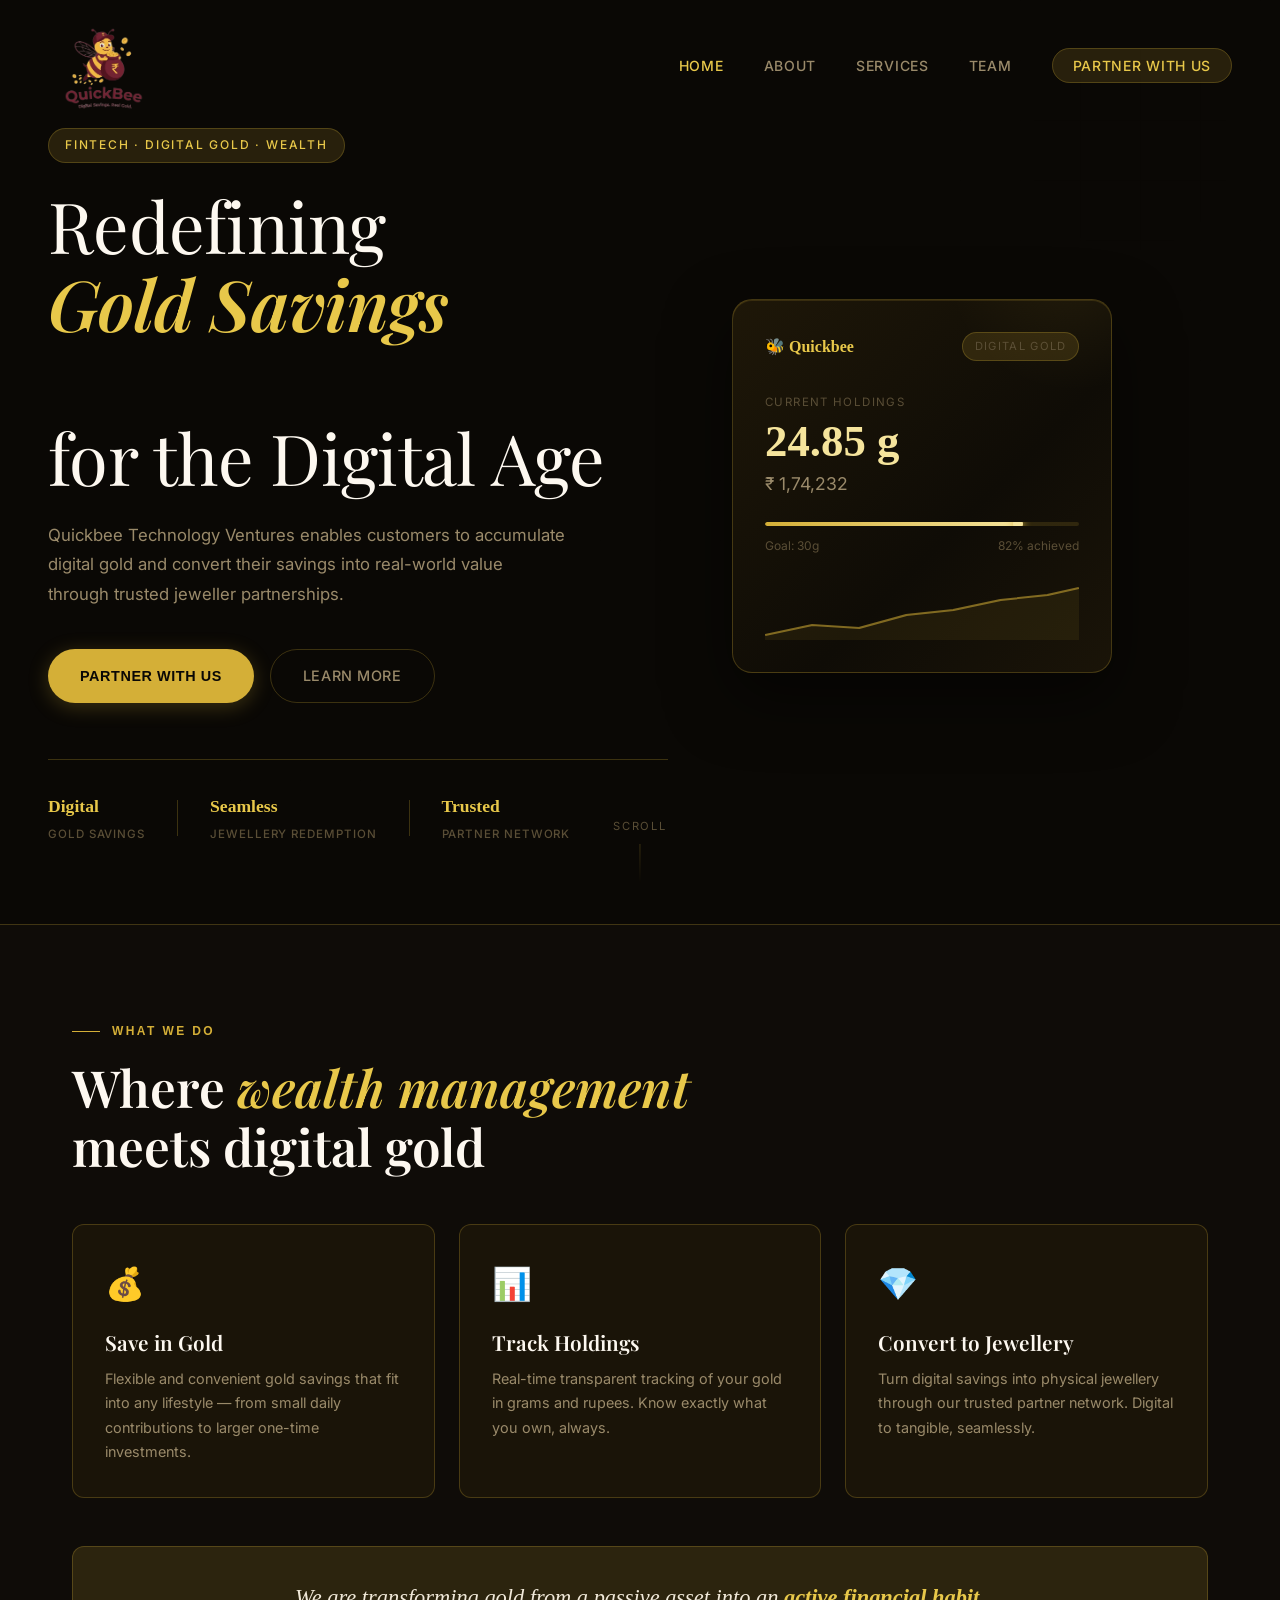
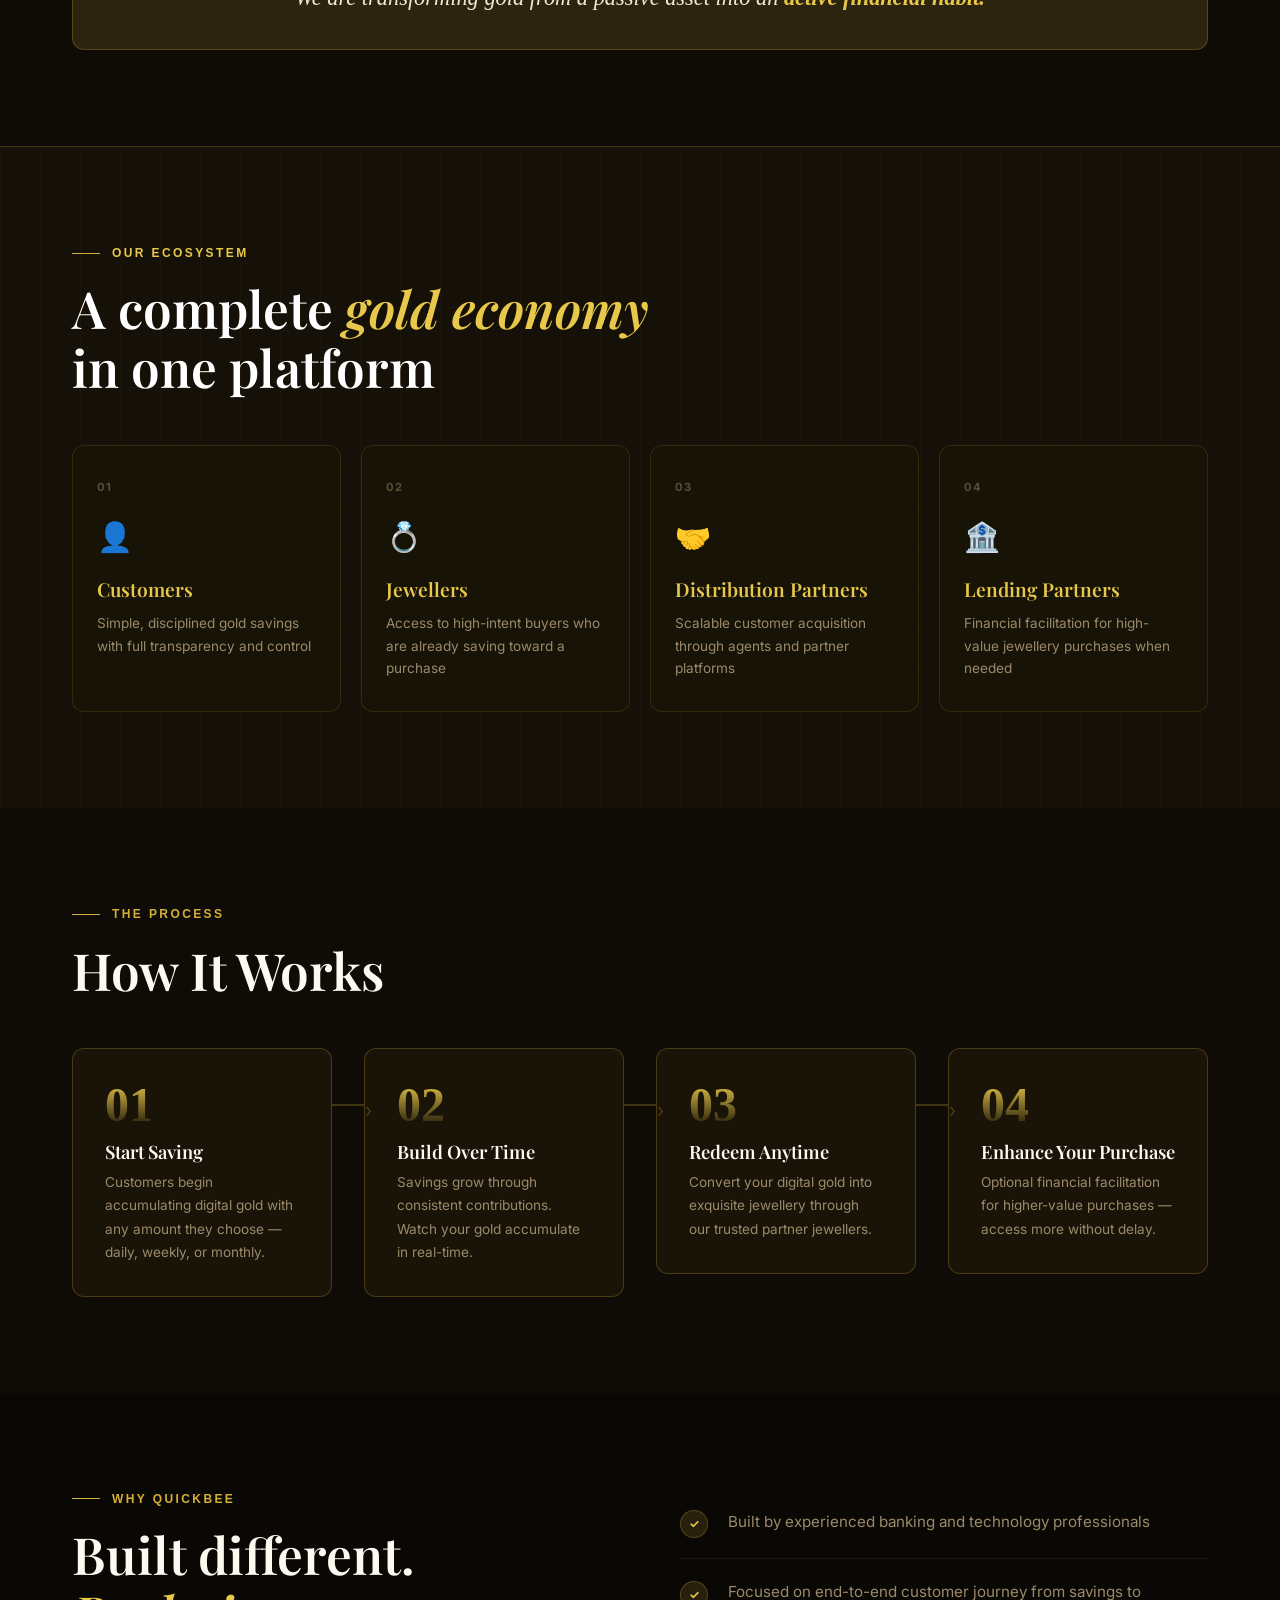
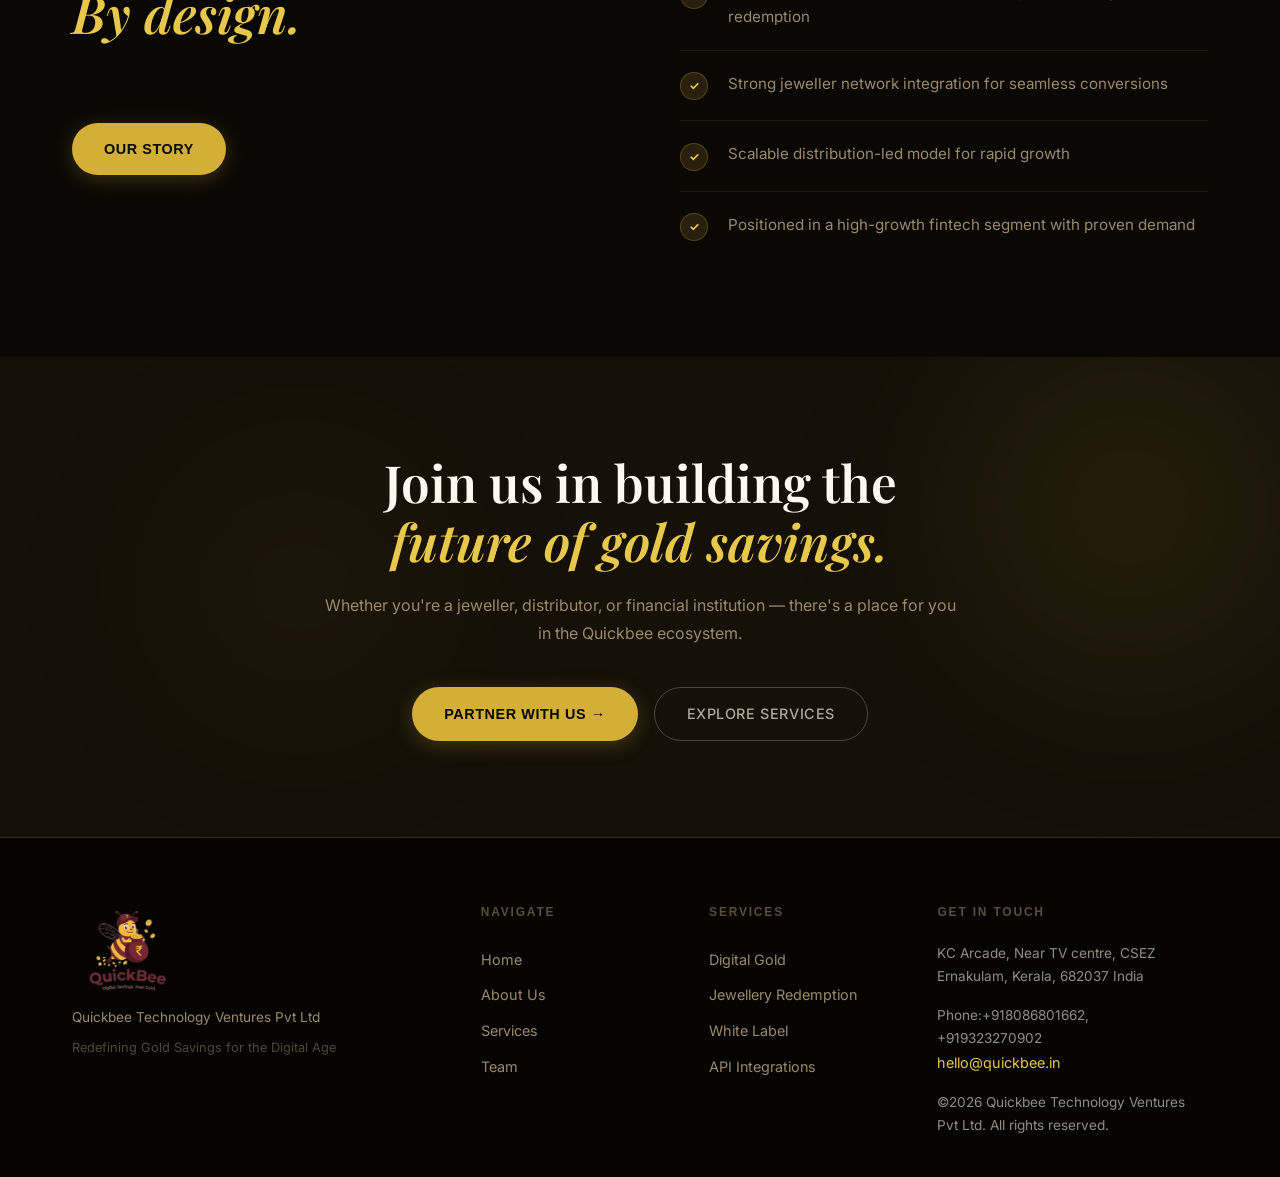
<file: index.html>
<!DOCTYPE html>
<html lang="en">
<head>
  <meta charset="UTF-8" />
  <meta name="viewport" content="width=device-width, initial-scale=1.0" />
  <title>Quickbee — Redefining Gold Savings</title>
  <link rel="stylesheet" href="styles.css" />
<!-- REMOVE the old font link and replace with this -->
<link rel="preconnect" href="https://fonts.googleapis.com">
<link rel="preconnect" href="https://fonts.gstatic.com" crossorigin>
<link href="https://fonts.googleapis.com/css2?family=Playfair+Display:ital,wght@0,400;0,600;0,700;1,400;1,600&family=Inter:wght@300;400;500;600&display=swap" rel="stylesheet"></head>
<body>

<!-- NAV -->
<nav class="nav" id="nav">
  <a href="index.html" class="nav-logo">
  <img src="logo.png" alt="Quickbee" class="nav-logo-img">
</a>
  <ul class="nav-links">
    <li><a href="index.html" class="active">Home</a></li>
    <li><a href="about.html">About</a></li>
    <li><a href="services.html">Services</a></li>
    <li><a href="team.html">Team</a></li>
    <li><a href="#contact" class="nav-cta">Partner With Us</a></li>
  </ul>
  <button class="hamburger" id="hamburger">
    <span></span><span></span><span></span>
  </button>
</nav>

<!-- HERO -->
<section class="hero">
<!-- Find this line -->

<!-- Replace with -->
<div class="hero-bg" style="background: url('https://images.unsplash.com/photo-1610375461246-83df859d849d?w=1800&q=80') center/cover no-repeat fixed; opacity: 0.04; position: fixed; inset: 0; z-index: -2;">    <div class="gold-orb orb1"></div>
    <div class="gold-orb orb2"></div>
    <div class="gold-orb orb3"></div>
    <div class="grid-lines"></div>
  </div>
  <div class="hero-content">
    <div class="hero-badge reveal">Fintech · Digital Gold · Wealth</div>
    <h1 class="hero-title reveal">
      Redefining<br/>
      <em>Gold Savings</em><br/>
      for the Digital Age
    </h1>
    <p class="hero-sub reveal">
      Quickbee Technology Ventures enables customers to accumulate digital gold 
      and convert their savings into real-world value through trusted jeweller partnerships.
    </p>
    <div class="hero-ctas reveal">
      <a href="#contact" class="btn-gold">Partner With Us</a>
      <a href="about.html" class="btn-outline">Learn More</a>
    </div>
    <div class="hero-stats reveal">
      <div class="stat">
        <span class="stat-num">Digital</span>
        <span class="stat-label">Gold Savings</span>
      </div>
      <div class="stat-divider"></div>
      <div class="stat">
        <span class="stat-num">Seamless</span>
        <span class="stat-label">Jewellery Redemption</span>
      </div>
      <div class="stat-divider"></div>
      <div class="stat">
        <span class="stat-num">Trusted</span>
        <span class="stat-label">Partner Network</span>
      </div>
    </div>
  </div>
  <div class="hero-visual reveal">
    <div class="gold-card">
      <div class="gc-header">
        <span class="gc-logo">🐝 Quickbee</span>
        <span class="gc-tag">Digital Gold</span>
      </div>
      <div class="gc-amount">
        <span class="gc-label">Current Holdings</span>
        <span class="gc-value">24.85 g</span>
        <span class="gc-inr">₹ 1,74,232</span>
      </div>
      <div class="gc-bar">
        <div class="gc-progress"></div>
      </div>
      <div class="gc-footer">
        <span>Goal: 30g</span>
        <span>82% achieved</span>
      </div>
      <div class="gc-sparkline">
        <svg viewBox="0 0 200 60" preserveAspectRatio="none">
          <polyline points="0,55 30,45 60,48 90,35 120,30 150,20 180,15 200,8" fill="none" stroke="rgba(212,175,55,0.7)" stroke-width="2"/>
          <polyline points="0,60 0,55 30,45 60,48 90,35 120,30 150,20 180,15 200,8 200,60" fill="rgba(212,175,55,0.1)"/>
        </svg>
      </div>
    </div>
  </div>
  <div class="scroll-hint">
    <span>Scroll</span>
    <div class="scroll-line"></div>
  </div>
</section>

<!-- WHAT WE DO -->
<section class="what-we-do section-pad">
  <div class="container">
    <div class="section-label reveal">What We Do</div>
    <h2 class="section-title reveal">
      Where <em>wealth management</em><br/>meets digital gold
    </h2>
    <div class="wwd-grid">
      <div class="wwd-card reveal" style="--delay:0.1s">
        <div class="wwd-icon">💰</div>
        <h3>Save in Gold</h3>
        <p>Flexible and convenient gold savings that fit into any lifestyle — from small daily contributions to larger one-time investments.</p>
      </div>
      <div class="wwd-card reveal" style="--delay:0.2s">

        <div class="wwd-icon">📊</div>
        <h3>Track Holdings</h3>
        <p>Real-time transparent tracking of your gold in grams and rupees. Know exactly what you own, always.</p>
      </div>
      <div class="wwd-card reveal" style="--delay:0.3s">

        <div class="wwd-icon">💎</div>
        <h3>Convert to Jewellery</h3>
        <p>Turn digital savings into physical jewellery through our trusted partner network. Digital to tangible, seamlessly.</p>
      </div>
    </div>
    <div class="wwd-statement reveal">
      <p>We are transforming gold from a passive asset into an <strong>active financial habit.</strong></p>
    </div>
  </div>
</section>

<!-- ECOSYSTEM -->
<section class="ecosystem">
  <div class="container">
    <div class="section-label reveal" style="color: var(--gold-light)">Our Ecosystem</div>
    <h2 class="section-title reveal" style="color: #fff">
      A complete <em>gold economy</em><br/>in one platform
    </h2>
    <div class="eco-grid">
      <div class="eco-card reveal" style="--delay:0.05s">
        <div class="eco-num">01</div>
        <div class="eco-icon">👤</div>
        <h3>Customers</h3>
        <p>Simple, disciplined gold savings with full transparency and control</p>
      </div>
      <div class="eco-card reveal" style="--delay:0.15s">
        <div class="eco-num">02</div>
        <div class="eco-icon">💍</div>
        <h3>Jewellers</h3>
        <p>Access to high-intent buyers who are already saving toward a purchase</p>
      </div>
      <div class="eco-card reveal" style="--delay:0.25s">
        <div class="eco-num">03</div>
        <div class="eco-icon">🤝</div>
        <h3>Distribution Partners</h3>
        <p>Scalable customer acquisition through agents and partner platforms</p>
      </div>
      <div class="eco-card reveal" style="--delay:0.35s">
        <div class="eco-num">04</div>
        <div class="eco-icon">🏦</div>
        <h3>Lending Partners</h3>
        <p>Financial facilitation for high-value jewellery purchases when needed</p>
      </div>
    </div>
  </div>
</section>

<!-- HOW IT WORKS -->
<section class="how-it-works section-pad">
  <div class="container">
    <div class="section-label reveal">The Process</div>
    <h2 class="section-title reveal">How It Works</h2>
    <div class="steps">
      <div class="step reveal" style="--delay:0.0s">
        <div class="step-num">01</div>
        <div class="step-body">
          <h3>Start Saving</h3>
          <p>Customers begin accumulating digital gold with any amount they choose — daily, weekly, or monthly.</p>
        </div>
      </div>
      <div class="step-connector reveal"></div>
      <div class="step reveal" style="--delay:0.15s">
        <div class="step-num">02</div>
        <div class="step-body">
          <h3>Build Over Time</h3>
          <p>Savings grow through consistent contributions. Watch your gold accumulate in real-time.</p>
        </div>
      </div>
      <div class="step-connector reveal"></div>
      <div class="step reveal" style="--delay:0.3s">
        <div class="step-num">03</div>
        <div class="step-body">
          <h3>Redeem Anytime</h3>
          <p>Convert your digital gold into exquisite jewellery through our trusted partner jewellers.</p>
        </div>
      </div>
      <div class="step-connector reveal"></div>
      <div class="step reveal" style="--delay:0.45s">
        <div class="step-num">04</div>
        <div class="step-body">
          <h3>Enhance Your Purchase</h3>
          <p>Optional financial facilitation for higher-value purchases — access more without delay.</p>
        </div>
      </div>
    </div>
  </div>
</section>

<!-- WHY QUICKBEE -->
<section class="why-section section-pad">
  <div class="container why-container">
    <div class="why-left reveal">
      <div class="section-label">Why Quickbee</div>
      <h2 class="section-title">Built different.<br/><em>By design.</em></h2>
      <a href="about.html" class="btn-gold" style="margin-top:2rem; display:inline-block">Our Story</a>
    </div>
    <div class="why-right">
      <div class="why-item reveal" style="--delay:0.05s">
        <div class="why-check">✓</div>
        <p>Built by experienced banking and technology professionals</p>
      </div>
      <div class="why-item reveal" style="--delay:0.1s">
        <div class="why-check">✓</div>
        <p>Focused on end-to-end customer journey from savings to redemption</p>
      </div>
      <div class="why-item reveal" style="--delay:0.15s">
        <div class="why-check">✓</div>
        <p>Strong jeweller network integration for seamless conversions</p>
      </div>
      <div class="why-item reveal" style="--delay:0.2s">
        <div class="why-check">✓</div>
        <p>Scalable distribution-led model for rapid growth</p>
      </div>
      <div class="why-item reveal" style="--delay:0.25s">
        <div class="why-check">✓</div>
        <p>Positioned in a high-growth fintech segment with proven demand</p>
      </div>
    </div>
  </div>
</section>

<!-- CTA BANNER -->
<section class="cta-banner" id="contact">
  <div class="cta-bg">
    <div class="gold-orb orb1"></div>
    <div class="gold-orb orb2"></div>
  </div>
  <div class="container cta-content">
    <h2 class="reveal">Join us in building the<br/><em>future of gold savings.</em></h2>
    <p class="reveal">Whether you're a jeweller, distributor, or financial institution — there's a place for you in the Quickbee ecosystem.</p>
    <div class="cta-actions reveal">
      <a href="mailto:hello@quickbee.in" class="btn-gold">Partner With Us →</a>
      <a href="services.html" class="btn-outline-light">Explore Services</a>
    </div>
  </div>
</section>

<!-- FOOTER -->
<footer class="footer">
  <div class="container footer-grid">
    <div class="footer-brand">
       <a href="index.html" class="nav-logo">
  <img src="logo.png" alt="Quickbee" class="nav-logo-img">
</a>
      <p>Quickbee Technology Ventures Pvt Ltd</p>
      <p style="margin-top:0.5rem; font-size:0.8rem; opacity:0.5">Redefining Gold Savings for the Digital Age</p>
    </div>
    <div class="footer-links">
      <h4>Navigate</h4>
      <a href="index.html">Home</a>
      <a href="about.html">About Us</a>
      <a href="services.html">Services</a>
      <a href="team.html">Team</a>
    </div>
    <div class="footer-links">
      <h4>Services</h4>
      <a href="services.html">Digital Gold</a>
      <a href="services.html">Jewellery Redemption</a>
      <a href="services.html">White Label</a>
      <a href="services.html">API Integrations</a>
    </div>
    <div class="footer-contact">
      <h4>Get In Touch</h4>
	        <p style="margin-top:1rem; font-size:0.85rem; opacity:0.6">KC Arcade, Near TV centre, CSEZ
Ernakulam, Kerala, 682037
India
</p>
<p style="margin-top:1rem; font-size:0.85rem; opacity:0.6">Phone:+918086801662, <br>
        +919323270902

</p>
      <a href="mailto:hello@quickbee.in">hello@quickbee.in</a>
      <p style="margin-top:1rem; font-size:0.85rem; opacity:0.6">©2026 Quickbee Technology Ventures Pvt Ltd. All rights reserved.</p>
    </div>
  </div>
</footer>

<script src="main.js"></script>
</body>
</html>
</file>
<file: styles.css>
/* ============================================================
   QUICKBEE — STYLES.CSS
   Rich dark luxury + gold aesthetic
   ============================================================ */

/* --- TOKENS --- */
:root {
  --bg: #0a0805;
  --bg2: #0f0c08;
  --bg3: #151008;
  --surface: #1a1408;
  --surface2: #221c0c;
  --gold: #d4af37;
  --gold-light: #e8c84a;
  --gold-pale: #f5e49c;
  --gold-dim: rgba(212,175,55,0.15);
  --gold-border: rgba(212,175,55,0.25);
  --text: #f0e8d8;
  --text-muted: #9a8a6a;
  --text-dim: #5a4e36;
  --white: #fdf8f0;
  --radius: 12px;
  --radius-lg: 20px;
  --transition: 0.35s cubic-bezier(.25,.46,.45,.94);
}

/* --- RESET & BASE --- */
*, *::before, *::after { box-sizing: border-box; margin: 0; padding: 0; }

html { scroll-behavior: smooth; font-size: 16px; }

body {
  background: var(--bg);
  color: var(--text);
 font-family: 'Inter', sans-serif;
  font-weight: 400;
  line-height: 1.7;
  overflow-x: hidden;
}

img { max-width: 100%; display: block; }
a { text-decoration: none; color: inherit; }

h1, h2, h3 {
  font-family: 'Playfair Display', serif;
  line-height: 1.15;
  font-weight: 600;
}

em { font-style: italic; color: var(--gold-light); }

.container {
  max-width: 1200px;
  margin: 0 auto;
  padding: 0 2rem;
}
.hero::before {
  content: '';
  position: fixed;
  inset: 0;
  background: url('https://images.unsplash.com/photo-1610375461246-83df859d849d?w=1800&q=80') center/cover no-repeat;
  opacity: 0.08;
  z-index: -2;
  pointer-events: none;
}
/* Service block hero images */
.service-block { position: relative; overflow: hidden; }

.sb-img {
  width: 100%;
  height: 200px;
  object-fit: cover;
  border-radius: var(--radius);
  margin-bottom: 1.5rem;
  opacity: 0.75;
  transition: opacity 0.3s ease, transform 0.4s ease;
}
.service-block:hover .sb-img {
  opacity: 0.9;
  transform: scale(1.02);
}
.section-pad { padding: 6rem 0; }

/* --- NAV --- */
.nav {
  position: fixed;
  top: 0; left: 0; right: 0;
  z-index: 100;
  display: flex;
  align-items: center;
  justify-content: space-between;
  padding: 1.25rem 3rem;
  background: rgba(10,8,5,0);
  border-bottom: 1px solid transparent;
  transition: var(--transition);
}

.nav.scrolled {
  background: rgba(10,8,5,0.95);
  border-bottom-color: var(--gold-border);
  backdrop-filter: blur(12px);
  padding: 0.9rem 3rem;
}
.nav-logo-img {
  height: 92px;        /* increase from 40px */
  width: auto;
  max-width: 200px;
  object-fit: contain;
    mix-blend-mode: screen;  /* removes white background */

}

.nav.scrolled .nav-logo-img {
  height: 72px;        /* slightly smaller when scrolled */
  transition: height 0.35s ease;
}
.nav-logo {
  display: flex;
  align-items: center;
  gap: 0.5rem;
  font-family: 'Cormorant Garamond', serif;
  font-size: 1.6rem;
  font-weight: 700;
  color: var(--gold-light);
  letter-spacing: 0.02em;
}

.logo-icon { font-size: 1.4rem; }

.nav-links {
  display: flex;
  align-items: center;
  gap: 2.5rem;
  list-style: none;
}

.nav-links a {
  font-size: 0.875rem;
  font-weight: 500;
  letter-spacing: 0.05em;
  text-transform: uppercase;
  color: var(--text-muted);
  transition: color var(--transition);
}

.nav-links a:hover,
.nav-links a.active { color: var(--gold-light); }

.nav-cta {
  background: var(--gold-dim) !important;
  color: var(--gold-light) !important;
  border: 1px solid var(--gold-border) !important;
  padding: 0.5rem 1.25rem !important;
  border-radius: 50px !important;
  transition: background var(--transition), color var(--transition) !important;
}

.nav-cta:hover {
  background: var(--gold) !important;
  color: var(--bg) !important;
}

.hamburger {
  display: none;
  flex-direction: column;
  gap: 5px;
  background: none;
  border: none;
  cursor: pointer;
  padding: 4px;
}
.hamburger span {
  display: block;
  width: 24px;
  height: 2px;
  background: var(--gold-light);
  border-radius: 2px;
  transition: var(--transition);
}

/* --- BUTTONS --- */
.btn-gold {
  display: inline-flex;
  align-items: center;
  gap: 0.5rem;
  background: var(--gold);
  color: #0a0805;
  font-family: 'DM Sans', sans-serif;
  font-size: 0.9rem;
  font-weight: 600;
  letter-spacing: 0.04em;
  text-transform: uppercase;
  padding: 0.85rem 2rem;
  border-radius: 50px;
  border: none;
  cursor: pointer;
  transition: background var(--transition), transform 0.2s, box-shadow var(--transition);
  box-shadow: 0 4px 20px rgba(212,175,55,0.25);
}
.btn-gold:hover {
  background: var(--gold-light);
  transform: translateY(-2px);
  box-shadow: 0 8px 32px rgba(212,175,55,0.4);
}

.btn-outline {
  display: inline-flex;
  align-items: center;
  background: transparent;
  color: var(--text-muted);
  font-size: 0.9rem;
  font-weight: 500;
  letter-spacing: 0.04em;
  text-transform: uppercase;
  padding: 0.85rem 2rem;
  border-radius: 50px;
  border: 1px solid var(--gold-border);
  cursor: pointer;
  transition: var(--transition);
}
.btn-outline:hover { color: var(--gold-light); border-color: var(--gold-light); }

.btn-outline-light {
  display: inline-flex;
  align-items: center;
  background: transparent;
  color: rgba(240,232,216,0.7);
  font-size: 0.9rem;
  font-weight: 500;
  letter-spacing: 0.04em;
  text-transform: uppercase;
  padding: 0.85rem 2rem;
  border-radius: 50px;
  border: 1px solid rgba(240,232,216,0.25);
  cursor: pointer;
  transition: var(--transition);
}
.btn-outline-light:hover { color: var(--white); border-color: rgba(240,232,216,0.6); }

/* --- REVEAL ANIMATION --- */
.reveal {
  opacity: 0;
  transform: translateY(28px);
  transition: opacity 0.7s cubic-bezier(.25,.46,.45,.94), transform 0.7s cubic-bezier(.25,.46,.45,.94);
  transition-delay: var(--delay, 0s);
}
.reveal.in-view {
  opacity: 1;
  transform: none;
}

/* --- SECTION LABELS --- */
.section-label {
  font-family: 'DM Sans', sans-serif;
  font-size: 0.75rem;
  font-weight: 600;
  letter-spacing: 0.2em;
  text-transform: uppercase;
  color: var(--gold);
  margin-bottom: 1rem;
  display: flex;
  align-items: center;
  gap: 0.75rem;
}
.section-label::before {
  content: '';
  display: inline-block;
  width: 28px;
  height: 1px;
  background: var(--gold);
}

.section-title {
  font-size: clamp(2rem, 4vw, 3.2rem);
  font-weight: 600;
  line-height: 1.15;
  color: var(--white);
  margin-bottom: 3rem;
}

/* ============================================================
   HERO
   ============================================================ */
.hero {
  min-height: 100vh;
  display: flex;
  align-items: center;
  position: relative;
  overflow: hidden;
  padding: 8rem 3rem 5rem;
  gap: 4rem;
  max-width: 1400px;
  margin: 0 auto;
}

.hero-bg {
  position: fixed;
  inset: 0;
  z-index: -1;
  pointer-events: none;
}

/* Background grid pattern */
.grid-lines {
  position: absolute;
  inset: 0;
  background-image:
    linear-gradient(rgba(212,175,55,0.04) 1px, transparent 1px),
    linear-gradient(90deg, rgba(212,175,55,0.04) 1px, transparent 1px);
  background-size: 60px 60px;
}

.gold-orb {
  position: absolute;
  border-radius: 50%;
  filter: blur(80px);
  pointer-events: none;
}

.orb1 {
  width: 500px;
  height: 500px;
  background: radial-gradient(circle, rgba(212,175,55,0.12) 0%, transparent 70%);
  top: -100px;
  right: -100px;
}

.orb2 {
  width: 400px;
  height: 400px;
  background: radial-gradient(circle, rgba(180,120,20,0.08) 0%, transparent 70%);
  bottom: 50px;
  left: 100px;
}

.orb3 {
  width: 300px;
  height: 300px;
  background: radial-gradient(circle, rgba(212,175,55,0.06) 0%, transparent 70%);
  top: 40%;
  left: 40%;
}

.hero-content {
  flex: 1;
  max-width: 620px;
  z-index: 1;
}

.hero-badge {
  display: inline-flex;
  align-items: center;
  gap: 0.5rem;
  font-size: 0.75rem;
  font-weight: 500;
  letter-spacing: 0.15em;
  text-transform: uppercase;
  color: var(--gold-light);
  background: var(--gold-dim);
  border: 1px solid var(--gold-border);
  padding: 0.4rem 1rem;
  border-radius: 50px;
  margin-bottom: 1.5rem;
}

.hero-title {
  font-size: clamp(2.8rem, 5.5vw, 5rem);
  font-weight: 300;
  line-height: 1.1;
  color: var(--white);
  margin-bottom: 1.5rem;
  letter-spacing: -0.01em;
}

.hero-title em {
  font-weight: 600;
  color: var(--gold-light);
  display: block;
}

.hero-sub {
  font-size: 1.05rem;
  color: var(--text-muted);
  line-height: 1.75;
  margin-bottom: 2.5rem;
  max-width: 520px;
}

.hero-ctas {
  display: flex;
  gap: 1rem;
  flex-wrap: wrap;
  margin-bottom: 3.5rem;
}

.hero-stats {
  display: flex;
  align-items: center;
  gap: 2rem;
  padding-top: 2rem;
  border-top: 1px solid var(--gold-border);
}

.stat { display: flex; flex-direction: column; gap: 0.2rem; }
.stat-num {
  font-family: 'Cormorant Garamond', serif;
  font-size: 1.1rem;
  font-weight: 700;
  color: var(--gold-light);
}
.stat-label {
  font-size: 0.72rem;
  font-weight: 500;
  letter-spacing: 0.08em;
  text-transform: uppercase;
  color: var(--text-dim);
}
.stat-divider {
  width: 1px;
  height: 36px;
  background: var(--gold-border);
}

/* GOLD CARD */
.hero-visual {
  flex: 0 0 380px;
  z-index: 1;
}

.gold-card {
  background: linear-gradient(135deg, #1e1708 0%, #0f0c06 60%, #1a1408 100%);
  border: 1px solid var(--gold-border);
  border-radius: var(--radius-lg);
  padding: 2rem;
  box-shadow:
    0 24px 64px rgba(0,0,0,0.5),
    inset 0 1px 0 rgba(212,175,55,0.15);
  position: relative;
  overflow: hidden;
}

.gold-card::before {
  content: '';
  position: absolute;
  top: -50%;
  right: -30%;
  width: 300px;
  height: 300px;
  background: radial-gradient(circle, rgba(212,175,55,0.08) 0%, transparent 60%);
  pointer-events: none;
}

.gc-header {
  display: flex;
  justify-content: space-between;
  align-items: center;
  margin-bottom: 2rem;
}
.gc-logo {
  font-family: 'Cormorant Garamond', serif;
  font-size: 1rem;
  color: var(--gold-light);
  font-weight: 600;
}
.gc-tag {
  font-size: 0.7rem;
  letter-spacing: 0.12em;
  text-transform: uppercase;
  color: var(--text-dim);
  background: var(--gold-dim);
  padding: 0.25rem 0.7rem;
  border-radius: 20px;
  border: 1px solid var(--gold-border);
}

.gc-amount { margin-bottom: 1.5rem; }
.gc-label {
  display: block;
  font-size: 0.72rem;
  text-transform: uppercase;
  letter-spacing: 0.12em;
  color: var(--text-dim);
  margin-bottom: 0.4rem;
}
.gc-value {
  display: block;
  font-family: 'Cormorant Garamond', serif;
  font-size: 2.8rem;
  font-weight: 700;
  color: var(--gold-pale);
  line-height: 1;
  margin-bottom: 0.3rem;
}
.gc-inr {
  display: block;
  font-size: 1.1rem;
  color: var(--text-muted);
  font-weight: 400;
}

.gc-bar {
  height: 4px;
  background: rgba(212,175,55,0.15);
  border-radius: 2px;
  margin-bottom: 0.6rem;
  overflow: hidden;
}
.gc-progress {
  height: 100%;
  width: 82%;
  background: linear-gradient(90deg, var(--gold) 0%, var(--gold-pale) 100%);
  border-radius: 2px;
  position: relative;
}
.gc-progress::after {
  content: '';
  position: absolute;
  right: -1px;
  top: -3px;
  width: 10px;
  height: 10px;
  background: var(--gold-pale);
  border-radius: 50%;
  box-shadow: 0 0 8px var(--gold);
}

.gc-footer {
  display: flex;
  justify-content: space-between;
  font-size: 0.75rem;
  color: var(--text-dim);
  margin-bottom: 1.5rem;
}

.gc-sparkline {
  height: 60px;
  opacity: 0.8;
}
.gc-sparkline svg { width: 100%; height: 100%; }

/* SCROLL HINT */
.scroll-hint {
  position: absolute;
  bottom: 2.5rem;
  left: 50%;
  transform: translateX(-50%);
  display: flex;
  flex-direction: column;
  align-items: center;
  gap: 0.5rem;
  color: var(--text-dim);
  font-size: 0.7rem;
  letter-spacing: 0.15em;
  text-transform: uppercase;
  animation: float 2.5s ease-in-out infinite;
}
.scroll-line {
  width: 1px;
  height: 40px;
  background: linear-gradient(to bottom, var(--gold-border), transparent);
}

@keyframes float {
  0%, 100% { transform: translateX(-50%) translateY(0); }
  50% { transform: translateX(-50%) translateY(6px); }
}

/* ============================================================
   WHAT WE DO
   ============================================================ */
.what-we-do {
  background: var(--bg2);
  border-top: 1px solid var(--gold-border);
  border-bottom: 1px solid var(--gold-border);
}

.wwd-grid {
  display: grid;
  grid-template-columns: repeat(3, 1fr);
  gap: 1.5rem;
  margin-bottom: 3rem;
}

.wwd-card {
  background: var(--surface);
  border: 1px solid var(--gold-border);
  border-radius: var(--radius);
  padding: 2rem;
  transition: transform var(--transition), border-color var(--transition), box-shadow var(--transition);
  transition-delay: var(--delay, 0s);
}
.wwd-card:hover {
  transform: translateY(-4px);
  border-color: var(--gold);
  box-shadow: 0 12px 40px rgba(212,175,55,0.12);
}

.wwd-icon {
  font-size: 2rem;
  margin-bottom: 1.25rem;
}

.wwd-card h3 {
  font-size: 1.3rem;
  font-weight: 600;
  color: var(--white);
  margin-bottom: 0.75rem;
}
.wwd-card p { font-size: 0.9rem; color: var(--text-muted); line-height: 1.7; }

.wwd-statement {
  text-align: center;
  padding: 2rem;
  border: 1px solid var(--gold-border);
  border-radius: var(--radius);
  background: var(--gold-dim);
}
.wwd-statement p {
  font-family: 'Cormorant Garamond', serif;
  font-size: 1.4rem;
  color: var(--text);
  font-style: italic;
}
.wwd-statement strong { color: var(--gold-light); font-weight: 700; }

/* ============================================================
   ECOSYSTEM
   ============================================================ */
.ecosystem {
  background: var(--bg3);
  padding: 6rem 0;
  position: relative;
  overflow: hidden;
}

.ecosystem::before {
  content: '';
  position: absolute;
  inset: 0;
  background-image:
    linear-gradient(rgba(212,175,55,0.03) 1px, transparent 1px),
    linear-gradient(90deg, rgba(212,175,55,0.03) 1px, transparent 1px);
  background-size: 40px 40px;
}

.eco-grid {
  display: grid;
  grid-template-columns: repeat(4, 1fr);
  gap: 1.25rem;
}

.eco-card {
  position: relative;
  background: rgba(26,20,8,0.8);
  border: 1px solid rgba(212,175,55,0.15);
  border-radius: var(--radius);
  padding: 2rem 1.5rem;
  transition: all var(--transition);
  transition-delay: var(--delay, 0s);
  backdrop-filter: blur(4px);
}
.eco-card:hover {
  border-color: var(--gold);
  background: rgba(34,28,12,0.9);
  transform: translateY(-4px);
}

.eco-num {
  font-size: 0.7rem;
  font-weight: 700;
  letter-spacing: 0.12em;
  color: var(--text-dim);
  margin-bottom: 1rem;
}
.eco-icon { font-size: 1.8rem; margin-bottom: 1rem; }

.eco-card h3 {
  font-size: 1.2rem;
  color: var(--gold-light);
  margin-bottom: 0.75rem;
}
.eco-card p { font-size: 0.85rem; color: var(--text-muted); line-height: 1.65; }

/* ============================================================
   HOW IT WORKS
   ============================================================ */
.how-it-works { background: var(--bg2); }

.steps {
  display: flex;
  align-items: flex-start;
  gap: 0;
}

.step {
  flex: 1;
  padding: 2rem;
  background: var(--surface);
  border: 1px solid var(--gold-border);
  border-radius: var(--radius);
  transition: all var(--transition);
  transition-delay: var(--delay, 0s);
}
.step:hover {
  border-color: var(--gold);
  box-shadow: 0 8px 32px rgba(212,175,55,0.1);
  transform: translateY(-4px);
}

.step-num {
  font-family: 'Cormorant Garamond', serif;
  font-size: 3rem;
  font-weight: 700;
  color: var(--gold-dim);
  line-height: 1;
  margin-bottom: 0.75rem;
  background: linear-gradient(to bottom, var(--gold-light), transparent);
  -webkit-background-clip: text;
  -webkit-text-fill-color: transparent;
  background-clip: text;
}

.step h3 {
  font-size: 1.15rem;
  color: var(--white);
  margin-bottom: 0.6rem;
}
.step p { font-size: 0.85rem; color: var(--text-muted); }

.step-connector {
  flex: 0 0 32px;
  height: 2px;
  background: var(--gold-border);
  margin-top: 3.5rem;
  position: relative;
  transition: background var(--transition);
}
.step-connector::after {
  content: '›';
  position: absolute;
  right: -8px;
  top: -10px;
  font-size: 1.2rem;
  color: var(--gold-border);
}

/* ============================================================
   WHY QUICKBEE
   ============================================================ */
.why-section { background: var(--bg); }

.why-container {
  display: grid;
  grid-template-columns: 1fr 1fr;
  gap: 5rem;
  align-items: start;
}

.why-right { display: flex; flex-direction: column; gap: 0; }

.why-item {
  display: flex;
  align-items: flex-start;
  gap: 1.25rem;
  padding: 1.25rem 0;
  border-bottom: 1px solid rgba(212,175,55,0.1);
  transition: padding-left var(--transition);
  transition-delay: var(--delay, 0s);
}
.why-item:hover { padding-left: 0.5rem; }
.why-item:last-child { border-bottom: none; }

.why-check {
  flex-shrink: 0;
  width: 28px;
  height: 28px;
  background: var(--gold-dim);
  border: 1px solid var(--gold-border);
  border-radius: 50%;
  display: flex;
  align-items: center;
  justify-content: center;
  font-size: 0.75rem;
  color: var(--gold-light);
  font-weight: 700;
  margin-top: 0.1rem;
}

.why-item p { font-size: 0.95rem; color: var(--text-muted); line-height: 1.65; }

/* ============================================================
   CTA BANNER
   ============================================================ */
.cta-banner {
  background: var(--bg3);
  padding: 6rem 0;
  position: relative;
  overflow: hidden;
  text-align: center;
}

.cta-bg {
  position: absolute;
  inset: 0;
  pointer-events: none;
}

.cta-content { position: relative; z-index: 1; max-width: 700px; margin: 0 auto; }

.cta-banner h2 {
  font-size: clamp(2.2rem, 4vw, 3.5rem);
  color: var(--white);
  margin-bottom: 1.25rem;
}

.cta-banner p {
  font-size: 1rem;
  color: var(--text-muted);
  margin-bottom: 2.5rem;
  line-height: 1.75;
}

.cta-actions {
  display: flex;
  gap: 1rem;
  justify-content: center;
  flex-wrap: wrap;
}

/* ============================================================
   FOOTER
   ============================================================ */
.footer {
  background: #050402;
  border-top: 1px solid var(--gold-border);
  padding: 4rem 0 2.5rem;
}

.footer-grid {
  display: grid;
  grid-template-columns: 2fr 1fr 1fr 1.5fr;
  gap: 3rem;
}

.footer-brand p {
  font-size: 0.85rem;
  color: var(--text-muted);
  margin-top: 0.75rem;
}

.footer-links h4,
.footer-contact h4 {
  font-family: 'DM Sans', sans-serif;
  font-size: 0.75rem;
  font-weight: 600;
  letter-spacing: 0.15em;
  text-transform: uppercase;
  color: var(--text-dim);
  margin-bottom: 1.25rem;
}

.footer-links {
  display: flex;
  flex-direction: column;
  gap: 0;
}

.footer-links a {
  font-size: 0.9rem;
  color: var(--text-muted);
  padding: 0.35rem 0;
  transition: color var(--transition);
}
.footer-links a:hover { color: var(--gold-light); }

.footer-contact a {
  font-size: 0.9rem;
  color: var(--gold-light);
  display: block;
  transition: color var(--transition);
}
.footer-contact a:hover { color: var(--gold-pale); }

/* ============================================================
   PAGE HERO (inner pages)
   ============================================================ */
.page-hero {
  padding: 10rem 0 5rem;
  background: var(--bg3);
  position: relative;
  overflow: hidden;
  border-bottom: 1px solid var(--gold-border);
}

.page-hero-bg {
  position: absolute;
  inset: 0;
  pointer-events: none;
}

.page-hero-content { position: relative; z-index: 1; max-width: 700px; }

.page-hero h1 {
  font-size: clamp(3rem, 5vw, 5.5rem);
  font-weight: 300;
  color: var(--white);
  line-height: 1.1;
  margin-bottom: 1.25rem;
}

.page-hero p {
  font-size: 1.1rem;
  color: var(--text-muted);
  line-height: 1.75;
}

/* ============================================================
   ABOUT PAGE
   ============================================================ */
.about-intro {
  display: grid;
  grid-template-columns: 1fr 1fr;
  gap: 5rem;
  align-items: start;
}

.about-text p {
  color: var(--text-muted);
  margin-bottom: 1rem;
  line-height: 1.75;
}
.about-text p strong { color: var(--gold-light); }

.about-highlight { padding-top: 1rem; }

.highlight-card {
  background: var(--surface);
  border: 1px solid var(--gold-border);
  border-radius: var(--radius-lg);
  padding: 2.5rem;
  border-left: 3px solid var(--gold);
}

.hc-icon { font-size: 1.8rem; margin-bottom: 1.5rem; }

.highlight-card blockquote {
  font-family: 'Cormorant Garamond', serif;
  font-size: 1.5rem;
  font-style: italic;
  color: var(--white);
  line-height: 1.4;
  margin-bottom: 1.25rem;
}

.highlight-card p {
  font-size: 0.9rem;
  color: var(--text-muted);
  line-height: 1.7;
}

/* VISION & MISSION */
.vm-section { background: var(--bg3); padding: 5rem 0; }

.vm-grid {
  display: grid;
  grid-template-columns: 1fr 1fr;
  gap: 2rem;
}

.vm-card {
  background: var(--surface);
  border: 1px solid var(--gold-border);
  border-radius: var(--radius-lg);
  padding: 3rem;
  transition: all var(--transition);
}
.vm-card:hover { border-color: var(--gold); }

.vm-icon { font-size: 2.5rem; margin-bottom: 1.5rem; }

.vm-card h3 {
  font-size: 1.6rem;
  color: var(--gold-light);
  margin-bottom: 1.25rem;
}

.vm-card p {
  font-size: 0.95rem;
  color: var(--text-muted);
  line-height: 1.75;
}
.vm-card p strong { color: var(--gold-light); }

.vm-list {
  list-style: none;
  display: flex;
  flex-direction: column;
  gap: 0.75rem;
}
.vm-list li {
  font-size: 0.9rem;
  color: var(--text-muted);
  padding-left: 1.25rem;
  position: relative;
}
.vm-list li::before {
  content: '—';
  position: absolute;
  left: 0;
  color: var(--gold);
}

/* APPROACH GRID */
.approach-grid {
  display: grid;
  grid-template-columns: repeat(4, 1fr);
  gap: 1.5rem;
}

.approach-item {
  transition-delay: var(--delay, 0s);
}

.approach-num {
  font-family: 'Cormorant Garamond', serif;
  font-size: 0.9rem;
  color: var(--text-dim);
  margin-bottom: 1rem;
  letter-spacing: 0.05em;
}

.approach-item h3 {
  font-size: 1.1rem;
  color: var(--gold-light);
  margin-bottom: 0.75rem;
  border-top: 1px solid var(--gold-border);
  padding-top: 1rem;
}

.approach-item p { font-size: 0.85rem; color: var(--text-muted); line-height: 1.7; }

/* ROAD AHEAD */
.road-ahead {
  background: var(--bg3);
  padding: 6rem 0;
  border-top: 1px solid var(--gold-border);
  border-bottom: 1px solid var(--gold-border);
}

.road-content {
  display: grid;
  grid-template-columns: 1fr 1fr;
  gap: 5rem;
  align-items: start;
}

.road-text h2 {
  font-size: clamp(1.8rem, 3vw, 2.8rem);
  color: var(--white);
  margin-bottom: 1.25rem;
}
.road-text p {
  color: var(--text-muted);
  line-height: 1.75;
  font-size: 0.95rem;
}

.timeline { display: flex; flex-direction: column; gap: 0; }

.tl-item {
  display: flex;
  align-items: flex-start;
  gap: 1.25rem;
  padding: 1.25rem 0;
  border-left: 1px solid var(--gold-border);
  padding-left: 1.5rem;
  position: relative;
}

.tl-dot {
  position: absolute;
  left: -6px;
  top: 1.5rem;
  width: 11px;
  height: 11px;
  background: var(--text-dim);
  border-radius: 50%;
  border: 2px solid var(--bg3);
  flex-shrink: 0;
}
.tl-dot.active { background: var(--gold); box-shadow: 0 0 12px var(--gold); }
.tl-dot.upcoming { background: var(--bg3); border-color: var(--gold-border); }

.tl-text strong { display: block; color: var(--white); margin-bottom: 0.25rem; font-size: 0.95rem; }
.tl-text span { font-size: 0.82rem; color: var(--text-dim); }

/* ============================================================
   SERVICES PAGE
   ============================================================ */
.services-page { background: var(--bg2); }

.service-block {
  display: grid;
  grid-template-columns: 280px 1fr;
  gap: 3rem;
  padding: 3rem 0;
  border-bottom: 1px solid rgba(212,175,55,0.1);
  align-items: start;
}
.service-block:last-child { border-bottom: none; }

.service-block.alt { background: var(--surface); border-radius: var(--radius); padding: 3rem; margin: 0 -1rem; }

.sb-header {
  display: flex;
  flex-direction: column;
  gap: 1.25rem;
}

.sb-icon-wrap {
  width: 64px;
  height: 64px;
  background: var(--gold-dim);
  border: 1px solid var(--gold-border);
  border-radius: var(--radius);
  display: flex;
  align-items: center;
  justify-content: center;
}
.sb-icon { font-size: 1.75rem; }

.sb-tag {
  font-size: 0.7rem;
  font-weight: 600;
  letter-spacing: 0.15em;
  text-transform: uppercase;
  color: var(--gold);
}

.sb-header h2 {
  font-size: 1.7rem;
  color: var(--white);
  font-weight: 600;
  line-height: 1.2;
}

.sb-lead {
  font-size: 1rem;
  color: var(--text-muted);
  line-height: 1.75;
  margin-bottom: 1.75rem;
  border-left: 2px solid var(--gold);
  padding-left: 1.25rem;
}

.sb-features { display: flex; flex-direction: column; gap: 0.75rem; }

.sb-feat {
  display: flex;
  align-items: flex-start;
  gap: 0.875rem;
  font-size: 0.9rem;
  color: var(--text-muted);
  line-height: 1.6;
}

.sf-bullet {
  flex-shrink: 0;
  width: 6px;
  height: 6px;
  background: var(--gold);
  border-radius: 50%;
  margin-top: 0.55rem;
}

/* ============================================================
   TEAM PAGE
   ============================================================ */
.team-card {
  display: grid;
  grid-template-columns: auto 1fr;
  gap: 3rem;
  padding: 3.5rem;
  background: var(--surface);
  border: 1px solid var(--gold-border);
  border-radius: var(--radius-lg);
  margin-bottom: 2rem;
  align-items: start;
  transition: border-color var(--transition);
}
.team-card:hover { border-color: var(--gold); }
.team-card.alt { flex-direction: row-reverse; }

.tc-avatar {
  position: relative;
  width: 100px;
  height: 100px;
  flex-shrink: 0;
}

.tc-initials {
  width: 100px;
  height: 100px;
  background: var(--gold-dim);
  border: 2px solid var(--gold-border);
  border-radius: 50%;
  display: flex;
  align-items: center;
  justify-content: center;
  font-family: 'Cormorant Garamond', serif;
  font-size: 1.8rem;
  font-weight: 700;
  color: var(--gold-light);
  position: relative;
  z-index: 1;
}

.tc-ring {
  position: absolute;
  inset: -8px;
  border-radius: 50%;
  border: 1px dashed rgba(212,175,55,0.25);
  animation: spin 15s linear infinite;
}

@keyframes spin {
  from { transform: rotate(0deg); }
  to { transform: rotate(360deg); }
}

.tc-meta {
  display: flex;
  align-items: center;
  gap: 1rem;
  margin-bottom: 0.75rem;
}

.tc-role {
  font-size: 0.7rem;
  font-weight: 600;
  letter-spacing: 0.15em;
  text-transform: uppercase;
  color: var(--gold);
  background: var(--gold-dim);
  border: 1px solid var(--gold-border);
  padding: 0.25rem 0.75rem;
  border-radius: 20px;
}

.tc-years {
  font-size: 0.8rem;
  color: var(--text-dim);
}

.tc-name {
  font-size: 2.2rem;
  color: var(--white);
  font-weight: 600;
  margin-bottom: 1rem;
}

.tc-bio {
  font-size: 0.92rem;
  color: var(--text-muted);
  line-height: 1.8;
  margin-bottom: 1.5rem;
}

.tc-expertise {
  display: flex;
  flex-wrap: wrap;
  gap: 0.5rem;
  margin-bottom: 1.25rem;
}

.tc-expertise span {
  font-size: 0.75rem;
  font-weight: 500;
  color: var(--text-muted);
  background: var(--bg2);
  border: 1px solid rgba(212,175,55,0.12);
  padding: 0.3rem 0.75rem;
  border-radius: 20px;
}

.tc-orgs { display: flex; flex-wrap: wrap; gap: 0.6rem; }

.org-badge {
  font-size: 0.75rem;
  font-weight: 600;
  color: var(--gold-light);
  background: rgba(212,175,55,0.08);
  border: 1px solid var(--gold-border);
  padding: 0.3rem 0.85rem;
  border-radius: 4px;
}

/* STRENGTH SECTION */
.strength-section {
  background: var(--bg3);
  padding: 6rem 0;
  border-top: 1px solid var(--gold-border);
}

.strength-grid {
  display: grid;
  grid-template-columns: repeat(4, 1fr);
  gap: 1.5rem;
  margin-top: 3rem;
}

.strength-item {
  padding: 2rem;
  border: 1px solid rgba(212,175,55,0.12);
  border-radius: var(--radius);
  background: rgba(26,20,8,0.5);
  transition: all var(--transition);
  transition-delay: var(--delay, 0s);
}
.strength-item:hover {
  border-color: var(--gold);
  background: rgba(26,20,8,0.85);
  transform: translateY(-4px);
}

.si-icon { font-size: 2rem; margin-bottom: 1rem; }
.strength-item h3 {
  font-size: 1.1rem;
  color: var(--gold-light);
  margin-bottom: 0.75rem;
}
.strength-item p { font-size: 0.85rem; color: var(--text-muted); line-height: 1.65; }

/* TEAM CLOSING */
.team-closing {
  background: var(--bg2);
  border-top: 1px solid var(--gold-border);
  text-align: center;
}

.closing-statement p {
  font-family: 'Cormorant Garamond', serif;
  font-size: 1.25rem;
  font-style: italic;
  color: var(--text-muted);
  margin-bottom: 0.5rem;
}

.closing-statement h2 {
  font-size: clamp(1.8rem, 3.5vw, 3rem);
  color: var(--white);
  line-height: 1.25;
}

/* ============================================================
   MOBILE NAV MENU
   ============================================================ */
.mobile-menu {
  display: none;
  position: fixed;
  top: 0; left: 0; right: 0; bottom: 0;
  background: rgba(5,4,2,0.97);
  z-index: 99;
  flex-direction: column;
  align-items: center;
  justify-content: center;
  gap: 2rem;
}
.mobile-menu.open { display: flex; }
.mobile-menu a {
  font-family: 'Cormorant Garamond', serif;
  font-size: 2.5rem;
  color: var(--text-muted);
  transition: color var(--transition);
}
.mobile-menu a:hover { color: var(--gold-light); }
.mobile-close {
  position: absolute;
  top: 1.5rem;
  right: 2rem;
  background: none;
  border: none;
  color: var(--text-muted);
  font-size: 2rem;
  cursor: pointer;
}

/* ============================================================
   RESPONSIVE
   ============================================================ */
@media (max-width: 1100px) {
  .eco-grid { grid-template-columns: repeat(2, 1fr); }
  .steps { flex-direction: column; }
  .step-connector { display: none; }
  .approach-grid { grid-template-columns: repeat(2, 1fr); }
}

@media (max-width: 900px) {
  .nav { padding: 1.25rem 1.5rem; }
  .nav.scrolled { padding: 0.9rem 1.5rem; }
  .nav-links { display: none; }
  .hamburger { display: flex; }

  .hero {
    flex-direction: column;
    padding: 7rem 1.5rem 4rem;
    gap: 3rem;
  }
  .hero-visual { flex: none; width: 100%; max-width: 400px; margin: 0 auto; }

  .wwd-grid { grid-template-columns: 1fr; }
  .why-container { grid-template-columns: 1fr; gap: 3rem; }
  .about-intro { grid-template-columns: 1fr; gap: 3rem; }
  .vm-grid { grid-template-columns: 1fr; }
  .approach-grid { grid-template-columns: 1fr 1fr; }
  .road-content { grid-template-columns: 1fr; gap: 3rem; }
  .service-block { grid-template-columns: 1fr; gap: 1.5rem; }
  .service-block.alt { padding: 2rem; margin: 0; }
  .team-card { grid-template-columns: 1fr; gap: 1.5rem; }
  .strength-grid { grid-template-columns: repeat(2, 1fr); }
  .footer-grid { grid-template-columns: 1fr 1fr; gap: 2rem; }

  .container { padding: 0 1.5rem; }
  .section-pad { padding: 4rem 0; }
  .eco-grid { grid-template-columns: 1fr 1fr; }
}

@media (max-width: 600px) {
  .hero-stats { flex-wrap: wrap; gap: 1rem; }
  .stat-divider { display: none; }
  .eco-grid { grid-template-columns: 1fr; }
  .approach-grid { grid-template-columns: 1fr; }
  .strength-grid { grid-template-columns: 1fr; }
  .footer-grid { grid-template-columns: 1fr; }
  .hero-ctas { flex-direction: column; }
  .cta-actions { flex-direction: column; align-items: center; }
  .hero-title { font-size: 2.5rem; }
}
</file>
